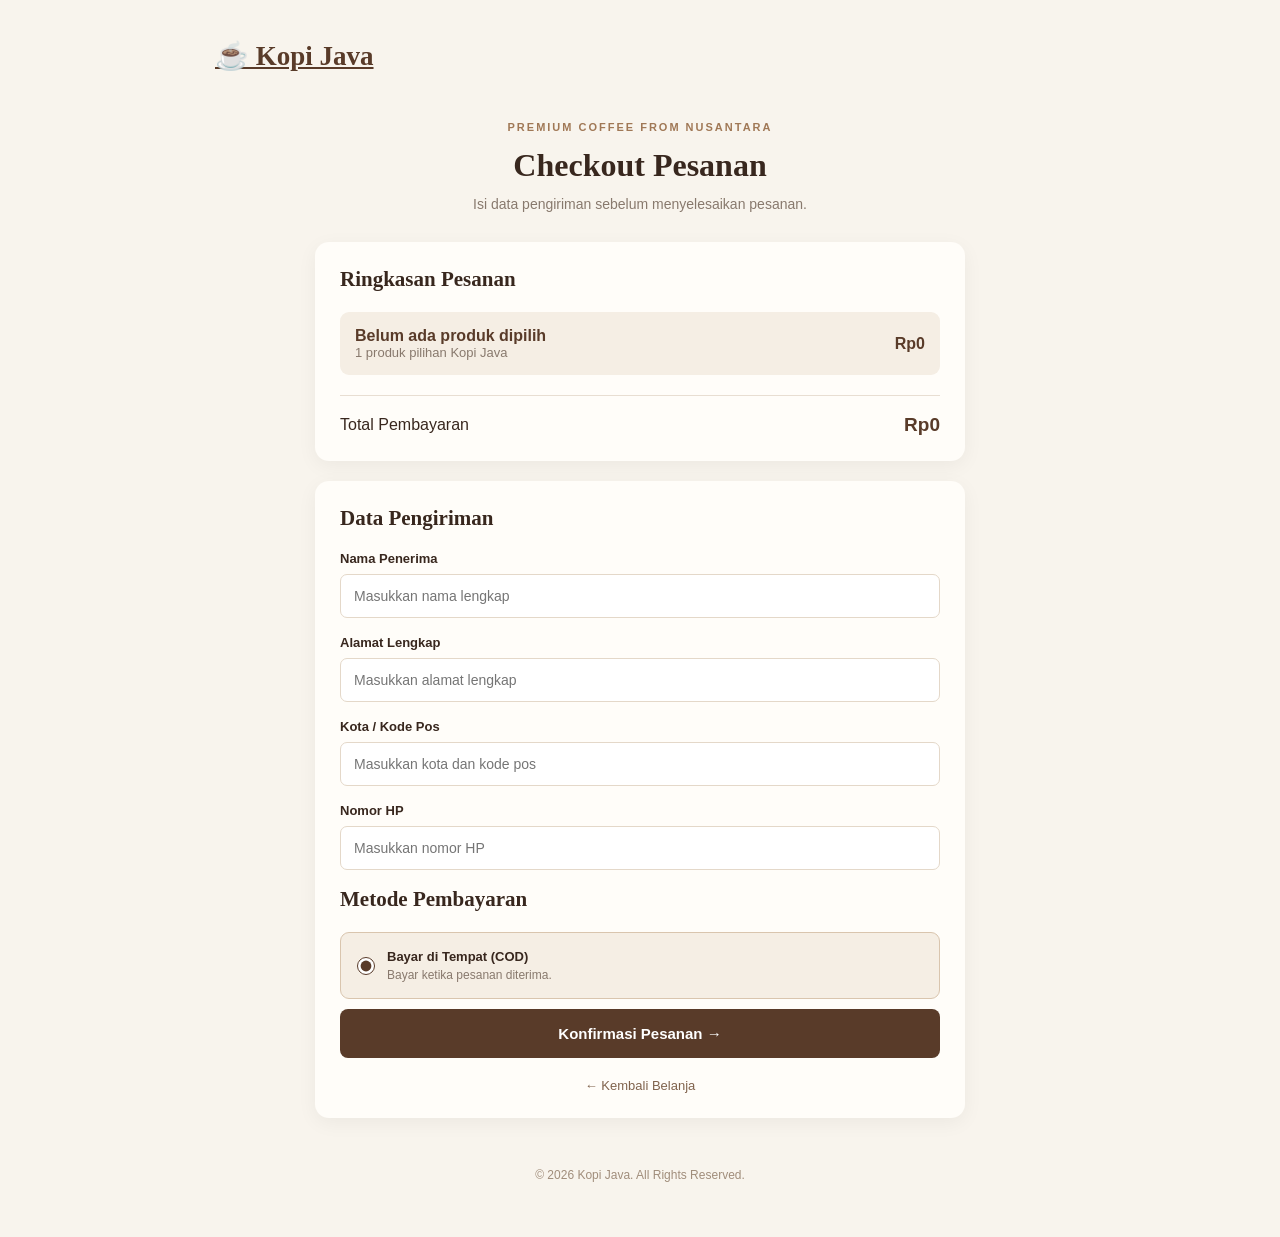
<file: checkout.html>
<!DOCTYPE html>
<html lang="id">
<head>
    <meta charset="UTF-8">
    <meta name="viewport" content="width=device-width, initial-scale=1.0">

    <title>Checkout | Kopi Java</title>

    <style>
        * {
            margin: 0;
            padding: 0;
            box-sizing: border-box;
        }

        body {
            font-family: Arial, sans-serif;
            background: #f8f4ed;
            color: #38271e;
            padding: 25px 15px;
        }

        .navbar {
            max-width: 850px;
            margin: auto;
            padding: 15px 0 25px;
        }

        .logo {
            font-family: Georgia, serif;
            font-size: 27px;
            font-weight: bold;
            color: #593b29;
        }

        .container {
            max-width: 650px;
            margin: 20px auto;
        }

        .heading {
            text-align: center;
            margin-bottom: 30px;
        }

        .heading span {
            font-size: 11px;
            letter-spacing: 2px;
            color: #a07856;
            font-weight: bold;
        }

        .heading h1 {
            font-family: Georgia, serif;
            font-size: 32px;
            margin: 12px 0;
        }

        .heading p {
            color: #88796d;
            font-size: 14px;
        }

        .card {
            background: #fffdf9;
            padding: 25px;
            border-radius: 14px;
            margin-bottom: 20px;
            box-shadow: 0 5px 20px rgba(0,0,0,0.05);
        }

        .card h2 {
            font-family: Georgia, serif;
            font-size: 21px;
            margin-bottom: 20px;
        }

        .product {
            display: flex;
            justify-content: space-between;
            align-items: center;
            gap: 12px;
            padding: 15px;
            background: #f5eee4;
            border-radius: 9px;
        }

        .product p {
            font-size: 13px;
            color: #88796d;
        }

        .product strong {
            color: #593b29;
        }

        .form-group {
            margin-bottom: 17px;
        }

        label {
            display: block;
            font-size: 13px;
            font-weight: bold;
            margin-bottom: 8px;
        }

        input {
            width: 100%;
            padding: 13px;
            border: 1px solid #e4d8c9;
            border-radius: 7px;
            background: #fff;
            font-size: 14px;
            outline: none;
        }

        input:focus {
            border-color: #98613b;
        }

        .payment {
            padding: 16px;
            background: #f5eee4;
            border: 1px solid #d9c5ae;
            border-radius: 9px;
            display: flex;
            align-items: center;
            gap: 12px;
        }

        .payment input {
            width: 18px;
            height: 18px;
            accent-color: #593b29;
        }

        .payment label {
            margin: 0;
        }

        .payment p {
            font-size: 12px;
            font-weight: normal;
            color: #88796d;
            margin-top: 4px;
        }

        .total {
            display: flex;
            justify-content: space-between;
            align-items: center;
            border-top: 1px solid #e8ded2;
            padding-top: 18px;
            margin-top: 20px;
        }

        .total strong {
            color: #593b29;
            font-size: 19px;
        }

        .submit-btn {
            width: 100%;
            padding: 16px;
            background: #593b29;
            color: white;
            border: none;
            border-radius: 8px;
            font-size: 15px;
            font-weight: bold;
            margin-top: 10px;
            cursor: pointer;
        }

        .submit-btn:hover {
            background: #805638;
        }

        .back {
            display: block;
            text-align: center;
            margin-top: 20px;
            color: #80634d;
            font-size: 13px;
            text-decoration: none;
        }

        footer {
            text-align: center;
            color: #a08d7b;
            font-size: 12px;
            padding: 30px 0;
        }

        @media(max-width: 480px) {
            .heading h1 {
                font-size: 27px;
            }

            .card {
                padding: 20px;
            }
        }
    </style>
</head>

<body>

    <header class="navbar">
        <a href="index.html" class="logo">
            ☕ Kopi Java
        </a>
    </header>

    <main class="container">

        <div class="heading">
            <span>PREMIUM COFFEE FROM NUSANTARA</span>
            <h1>Checkout Pesanan</h1>
            <p>Isi data pengiriman sebelum menyelesaikan pesanan.</p>
        </div>

        <!-- RINGKASAN PRODUK -->
        <section class="card">

            <h2>Ringkasan Pesanan</h2>

            <div class="product">
                <div>
                    <strong id="produk">Memuat produk...</strong>
                    <p>1 produk pilihan Kopi Java</p>
                </div>

                <strong id="harga">Rp0</strong>
            </div>

            <div class="total">
                <span>Total Pembayaran</span>
                <strong id="total">Rp0</strong>
            </div>

        </section>

        <!-- FORM PENGIRIMAN -->
        <form class="card" onsubmit="konfirmasi(event)">

            <h2>Data Pengiriman</h2>

            <div class="form-group">
                <label for="nama">Nama Penerima</label>
                <input
                    type="text"
                    id="nama"
                    placeholder="Masukkan nama lengkap"
                    required>
            </div>

            <div class="form-group">
                <label for="alamat">Alamat Lengkap</label>
                <input
                    type="text"
                    id="alamat"
                    placeholder="Masukkan alamat lengkap"
                    required>
            </div>

            <div class="form-group">
                <label for="kota">Kota / Kode Pos</label>
                <input
                    type="text"
                    id="kota"
                    placeholder="Masukkan kota dan kode pos"
                    required>
            </div>

            <div class="form-group">
                <label for="hp">Nomor HP</label>
                <input
                    type="tel"
                    id="hp"
                    placeholder="Masukkan nomor HP"
                    required>
            </div>

            <h2>Metode Pembayaran</h2>

            <div class="payment">
                <input
                    type="radio"
                    id="cod"
                    name="payment"
                    value="COD"
                    checked
                    required>

                <label for="cod">
                    Bayar di Tempat (COD)
                    <p>Bayar ketika pesanan diterima.</p>
                </label>
            </div>

            <button type="submit" class="submit-btn">
                Konfirmasi Pesanan →
            </button>

            <a href="index.html" class="back">
                ← Kembali Belanja
            </a>

        </form>

    </main>

    <footer>
        © 2026 Kopi Java. All Rights Reserved.
    </footer>

    <script>

        const namaKopi = localStorage.getItem("namaKopi");
        const hargaKopi = Number(
            localStorage.getItem("hargaKopi") || 0
        );

        document.getElementById("produk").textContent =
            namaKopi || "Belum ada produk dipilih";

        document.getElementById("harga").textContent =
            "Rp" + hargaKopi.toLocaleString("id-ID");

        document.getElementById("total").textContent =
            "Rp" + hargaKopi.toLocaleString("id-ID");

        function konfirmasi(event) {

            event.preventDefault();

            if (!namaKopi || hargaKopi <= 0) {
                alert("Silakan pilih produk terlebih dahulu!");
                window.location.href = "index.html";
                return;
            }

            localStorage.setItem(
                "namaPenerima",
                document.getElementById("nama").value
            );

            localStorage.setItem(
                "alamat",
                document.getElementById("alamat").value
            );

            localStorage.setItem(
                "kota",
                document.getElementById("kota").value
            );

            localStorage.setItem(
                "hp",
                document.getElementById("hp").value
            );

            localStorage.setItem("pembayaran", "COD");

            window.location.href = "success.html";
        }

    </script>

</body>
</html>
</file>
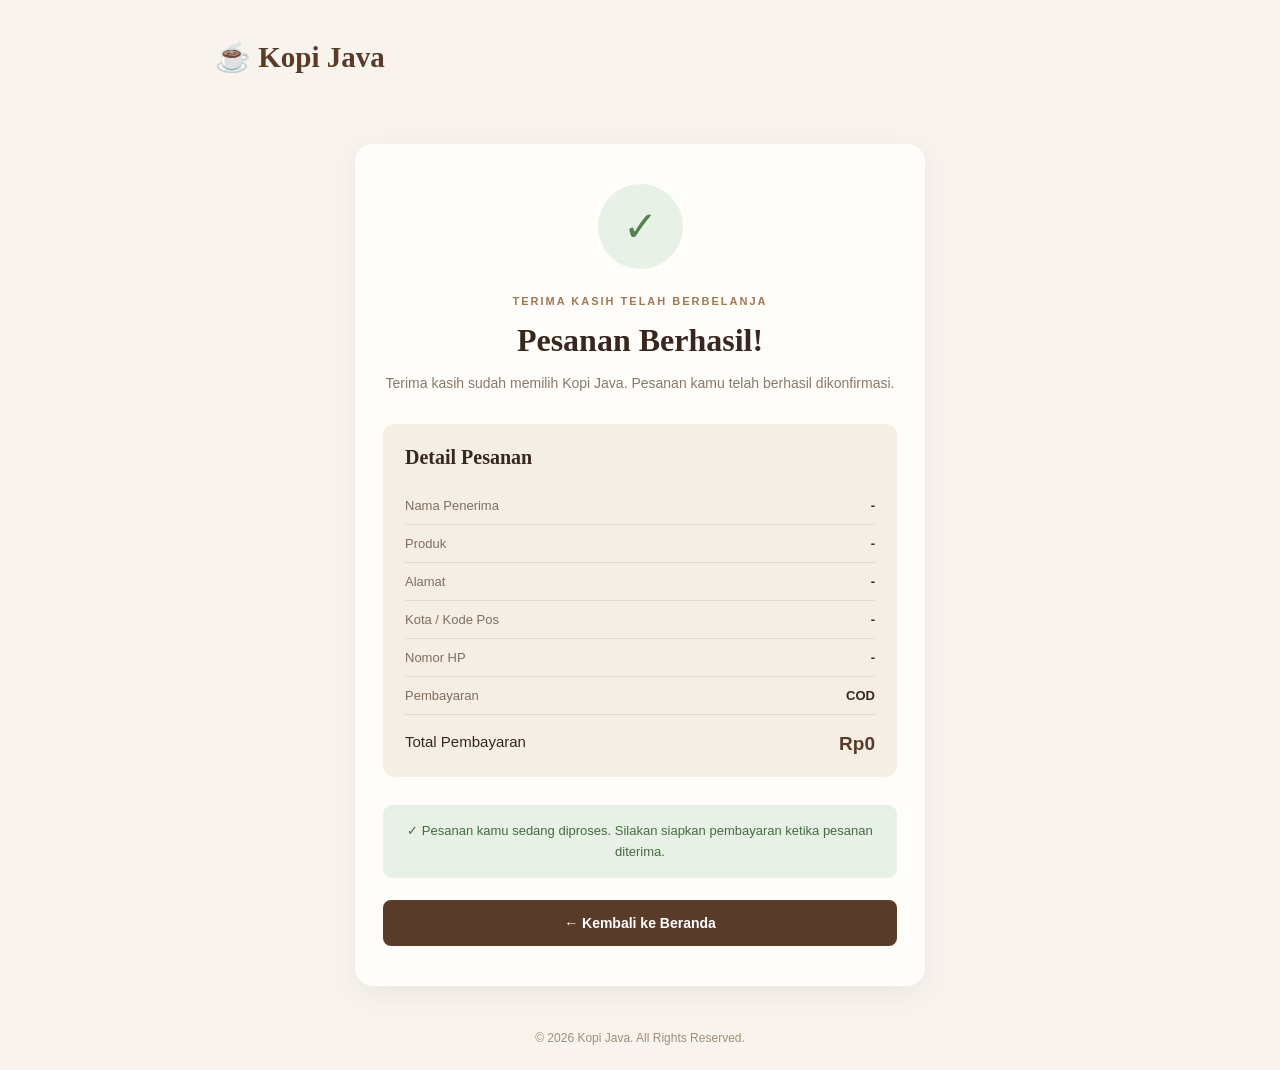
<file: success.html>
<!DOCTYPE html>
<html lang="id">
<head>
    <meta charset="UTF-8">
    <meta name="viewport" content="width=device-width, initial-scale=1.0">
    <title>Pesanan Berhasil | Kopi Java</title>

    <style>
        * {
            margin: 0;
            padding: 0;
            box-sizing: border-box;
        }

        body {
            font-family: Arial, sans-serif;
            background: #f8f4ed;
            color: #38271e;
            min-height: 100vh;
            padding: 25px 15px;
        }

        .navbar {
            max-width: 850px;
            margin: auto;
            padding: 15px 0 25px;
        }

        .logo {
            font-family: Georgia, serif;
            font-size: 29px;
            font-weight: bold;
            color: #593b29;
            text-decoration: none;
        }

        .container {
            max-width: 570px;
            margin: 45px auto;
            text-align: center;
        }

        .success-card {
            background: #fffdf9;
            padding: 40px 28px;
            border-radius: 18px;
            box-shadow: 0 8px 30px rgba(0,0,0,0.06);
        }

        .success-icon {
            width: 85px;
            height: 85px;
            margin: 0 auto 22px;
            border-radius: 50%;
            background: #e8f1e5;
            color: #548052;
            display: flex;
            justify-content: center;
            align-items: center;
            font-size: 42px;
        }

        .eyebrow {
            color: #a07856;
            font-size: 11px;
            font-weight: bold;
            letter-spacing: 2px;
        }

        h1 {
            font-family: Georgia, serif;
            font-size: 32px;
            margin: 13px 0;
        }

        .description {
            color: #88796d;
            font-size: 14px;
            line-height: 1.7;
        }

        .order-details {
            text-align: left;
            background: #f5eee4;
            padding: 22px;
            border-radius: 12px;
            margin: 28px 0;
        }

        .order-details h2 {
            font-family: Georgia, serif;
            font-size: 20px;
            margin-bottom: 18px;
        }

        .detail {
            display: flex;
            justify-content: space-between;
            gap: 15px;
            padding: 11px 0;
            border-bottom: 1px solid #e5d8c8;
            font-size: 13px;
        }

        .detail span:first-child {
            color: #806e5e;
        }

        .detail strong {
            text-align: right;
            overflow-wrap: anywhere;
        }

        .total {
            display: flex;
            justify-content: space-between;
            gap: 10px;
            margin-top: 18px;
            font-size: 15px;
        }

        .total strong {
            color: #593b29;
            font-size: 19px;
        }

        .status {
            padding: 16px;
            background: #e8f1e5;
            color: #456b43;
            border-radius: 9px;
            font-size: 13px;
            line-height: 1.6;
            margin-bottom: 22px;
        }

        .home-button {
            display: block;
            width: 100%;
            padding: 15px;
            background: #593b29;
            color: white;
            text-decoration: none;
            border-radius: 8px;
            font-size: 14px;
            font-weight: bold;
            transition: 0.3s;
        }

        .home-button:hover {
            background: #805638;
        }

        footer {
            text-align: center;
            color: #a08d7b;
            font-size: 12px;
            margin-top: 30px;
        }

        @media(max-width: 480px) {
            .container {
                margin-top: 25px;
            }

            .success-card {
                padding: 32px 19px;
            }

            h1 {
                font-size: 27px;
            }
        }
    </style>
</head>

<body>

    <header class="navbar">
        <a href="index.html" class="logo">
            ☕ Kopi Java
        </a>
    </header>

    <main class="container">

        <section class="success-card">

            <div class="success-icon">✓</div>

            <span class="eyebrow">
                TERIMA KASIH TELAH BERBELANJA
            </span>

            <h1>Pesanan Berhasil!</h1>

            <p class="description">
                Terima kasih sudah memilih Kopi Java.
                Pesanan kamu telah berhasil dikonfirmasi.
            </p>

            <div class="order-details">

                <h2>Detail Pesanan</h2>

                <div class="detail">
                    <span>Nama Penerima</span>
                    <strong id="nama"></strong>
                </div>

                <div class="detail">
                    <span>Produk</span>
                    <strong id="produk"></strong>
                </div>

                <div class="detail">
                    <span>Alamat</span>
                    <strong id="alamat"></strong>
                </div>

                <div class="detail">
                    <span>Kota / Kode Pos</span>
                    <strong id="kota"></strong>
                </div>

                <div class="detail">
                    <span>Nomor HP</span>
                    <strong id="hp"></strong>
                </div>

                <div class="detail">
                    <span>Pembayaran</span>
                    <strong>COD</strong>
                </div>

                <div class="total">
                    <span>Total Pembayaran</span>
                    <strong id="total"></strong>
                </div>

            </div>

            <div class="status">
                ✓ Pesanan kamu sedang diproses.
                Silakan siapkan pembayaran ketika pesanan diterima.
            </div>

            <a href="index.html" class="home-button">
                ← Kembali ke Beranda
            </a>

        </section>

    </main>

    <footer>
        © 2026 Kopi Java. All Rights Reserved.
    </footer>

    <script>

        const harga = Number(
            localStorage.getItem("hargaKopi") || 0
        );

        function tampilkan(id, key) {
            document.getElementById(id).textContent =
                localStorage.getItem(key) || "-";
        }

        tampilkan("nama", "namaPenerima");
        tampilkan("produk", "namaKopi");
        tampilkan("alamat", "alamat");
        tampilkan("kota", "kota");
        tampilkan("hp", "hp");

        document.getElementById("total").textContent =
            "Rp" + harga.toLocaleString("id-ID");

    </script>

</body>
</html>
</file>
